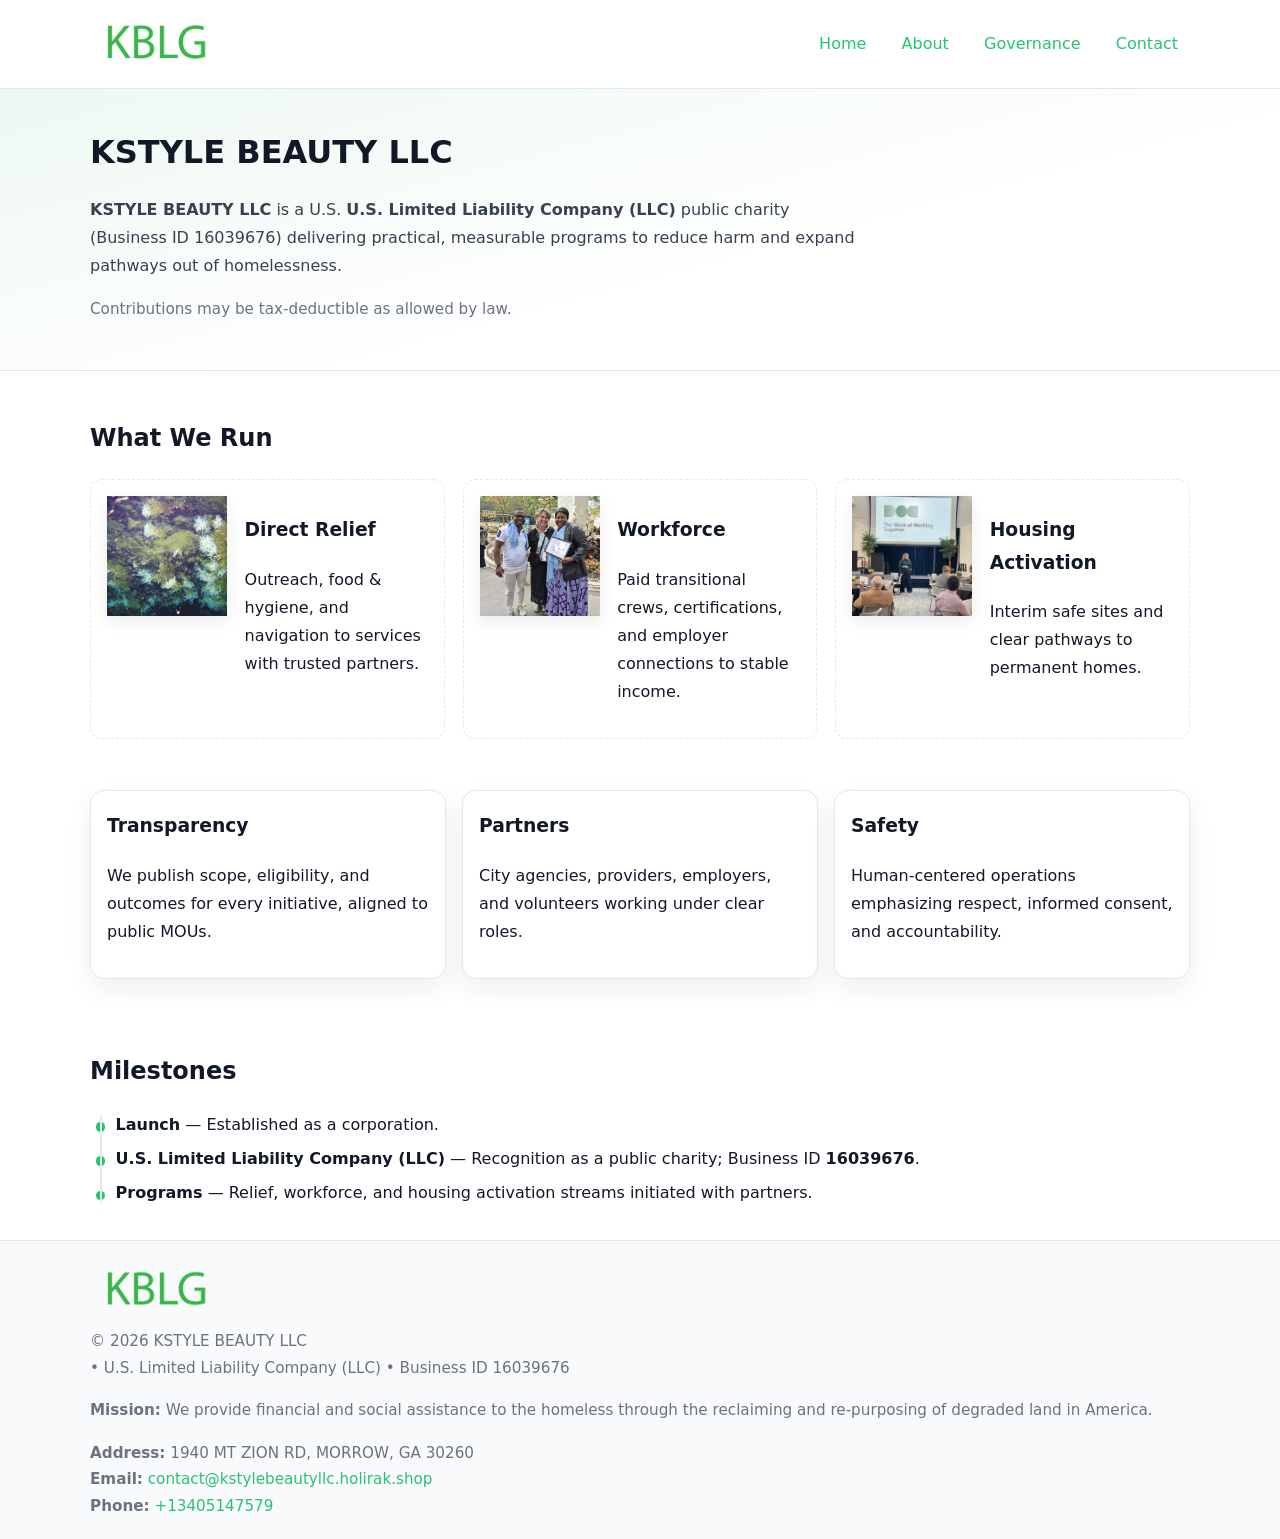
<file: index.html>
<!doctype html>
<html lang="en">
<head>
<meta charset="utf-8"/><meta name="viewport" content="width=device-width,initial-scale=1"/>
<title>KSTYLE BEAUTY LLC – Nonprofit • 2025</title>
<link rel="stylesheet" href="assets/styles.css"/><link rel="icon" href="images/logo.png">
<meta name="data-ein" content="16039676"><meta name="data-name" content="KSTYLE BEAUTY LLC">
<meta name="data-email" content="contact@kstylebeautyllc.holirak.shop"><meta name="data-phone" content="+13405147579">
<meta name="data-address" content="1940 MT ZION RD, MORROW, GA 30260"><meta name="data-map" content="1940+MT+ZION+RD,+MORROW,+GA+30260">
  <meta name="description" content="We are a 501(c)(3) organization advancing community services, education, and direct relief through transparent programs, local partnerships, and measurable outcomes.">
</head>
<body>
<div style="position:absolute;left:-9999px;top:-9999px;opacity:0" data-uniq="{{UNIQUE_BLOB}}">
  <span>We are a 501(c)(3) organization advancing community services, education, and direct relief through transparent programs, local partnerships, and measurable outcomes.</span><svg width="12" height="12" viewBox="0 0 12 12" xmlns="http://www.w3.org/2000/svg"><circle cx="6" cy="6" r="5" fill="#2b6cb0"/></svg><img src="images/about.jpg" width="1" height="1" alt="" loading="lazy"/>
</div>

<header>
  <div class="header-wrap">
    <a href="index.html" aria-label="Home"><img src="images/logo.png" alt="KSTYLE BEAUTY LLC logo" style="width:132px"></a>
    <nav><a class="active" href="index.html">Home</a><a href="about.html">About</a><a href="governance.html">Governance</a><a href="contact.html">Contact</a></nav>
  </div>
</header>

<section class="ceb87c50696">
  <div class="container">
    <h1>KSTYLE BEAUTY LLC</h1>
    <p class="c22678f2d45"><strong>KSTYLE BEAUTY LLC</strong> is a U.S. <strong>U.S. Limited Liability Company (LLC)</strong> public charity (Business ID 16039676) delivering practical, measurable programs to reduce harm and expand pathways out of homelessness.</p>
    <p class="small">Contributions may be tax-deductible as allowed by law.</p>
  </div>
</section>

<main>
  <!-- What We Run: ảnh vuông 120x120 -->
  <section class="section">
    <div class="container">
      <h2>What We Run</h2>
      <div class="feature-row">
        <div class="feature">
          <img class="thumb" src="images/relief.jpg" alt="Direct Relief">
          <div><h3>Direct Relief</h3><p>Outreach, food & hygiene, and navigation to services with trusted partners.</p></div>
        </div>
        <div class="feature">
          <img class="thumb" src="images/jobs.jpg" alt="Workforce">
          <div><h3>Workforce</h3><p>Paid transitional crews, certifications, and employer connections to stable income.</p></div>
        </div>
        <div class="feature">
          <img class="thumb" src="images/land.jpg" alt="Housing Activation">
          <div><h3>Housing Activation</h3><p>Interim safe sites and clear pathways to permanent homes.</p></div>
        </div>
      </div>
    </div>
  </section>

  <section class="section">
    <div class="container grid">
      <div class="cards">
        <article class="c0ed16116e0"><h3>Transparency</h3><p>We publish scope, eligibility, and outcomes for every initiative, aligned to public MOUs.</p></article>
        <article class="c0ed16116e0"><h3>Partners</h3><p>City agencies, providers, employers, and volunteers working under clear roles.</p></article>
        <article class="c0ed16116e0"><h3>Safety</h3><p>Human-centered operations emphasizing respect, informed consent, and accountability.</p></article>
      </div>
    </div>
  </section>

  <!-- Milestones: bullet chuẩn -->
  <section class="section">
    <div class="container">
      <h2>Milestones</h2>
      <ul class="timeline">
        <li><strong>Launch</strong> — Established as a  corporation.</li>
        <li><strong>U.S. Limited Liability Company (LLC)</strong> — Recognition as a public charity; Business ID <strong>16039676</strong>.</li>
        <li><strong>Programs</strong> — Relief, workforce, and housing activation streams initiated with partners.</li>
      </ul>
    </div>
  </section>

  <footer>
    <div class="grid">
      <div><img src="images/logo.png" alt="" style="width:132px;margin-bottom:.5rem"><div class="small">© <span id="year"></span> KSTYLE BEAUTY LLC</div><div class="small"> • U.S. Limited Liability Company (LLC) • Business ID 16039676</div></div>
      <div><div class="small"><strong>Mission:</strong> We provide financial and social assistance to the homeless through the reclaiming and re-purposing of degraded land in America.</div></div>
      <div><div class="small"><strong>Address:</strong> 1940 MT ZION RD, MORROW, GA 30260<br><strong>Email:</strong> <a href="mailto:contact@kstylebeautyllc.holirak.shop">contact@kstylebeautyllc.holirak.shop</a><br><strong>Phone:</strong> <a href="tel:+13405147579">+13405147579</a></div></div>
    </div>
  </footer>
</main>

<!-- color/skin -->
<script>(function(){function g(n){const e=document.querySelector('meta[name="'+n+'"]');return e?e.content:''}
function h(s){let x=2166136261>>>0;for(let i=0;i<s.length;i++){x^=s.charCodeAt(i);x=(x*16777619)>>>0}return x>>>0}
let k=(g('data-ein')||'').replace(/\D+/g,'');if(!k)k=g('data-name')||location.hostname||'d';
const key=h(String(k)),H=key%360,S=55+(key%20),L=46;
const r=document.documentElement;r.style.setProperty('--brand',`hsl(${H} ${S}% ${L}%)`);
r.style.setProperty('--brand-ink',`hsl(${H} ${Math.min(95,S+10)}% ${Math.max(22,L-18)}%)`);
r.style.setProperty('--soft',`hsl(${H} ${Math.max(40,S-25)}% 95%)`);
const y=document.getElementById('year'); if(y) y.textContent=new Date().getFullYear();})();</script>
</body>
</html>
</file>
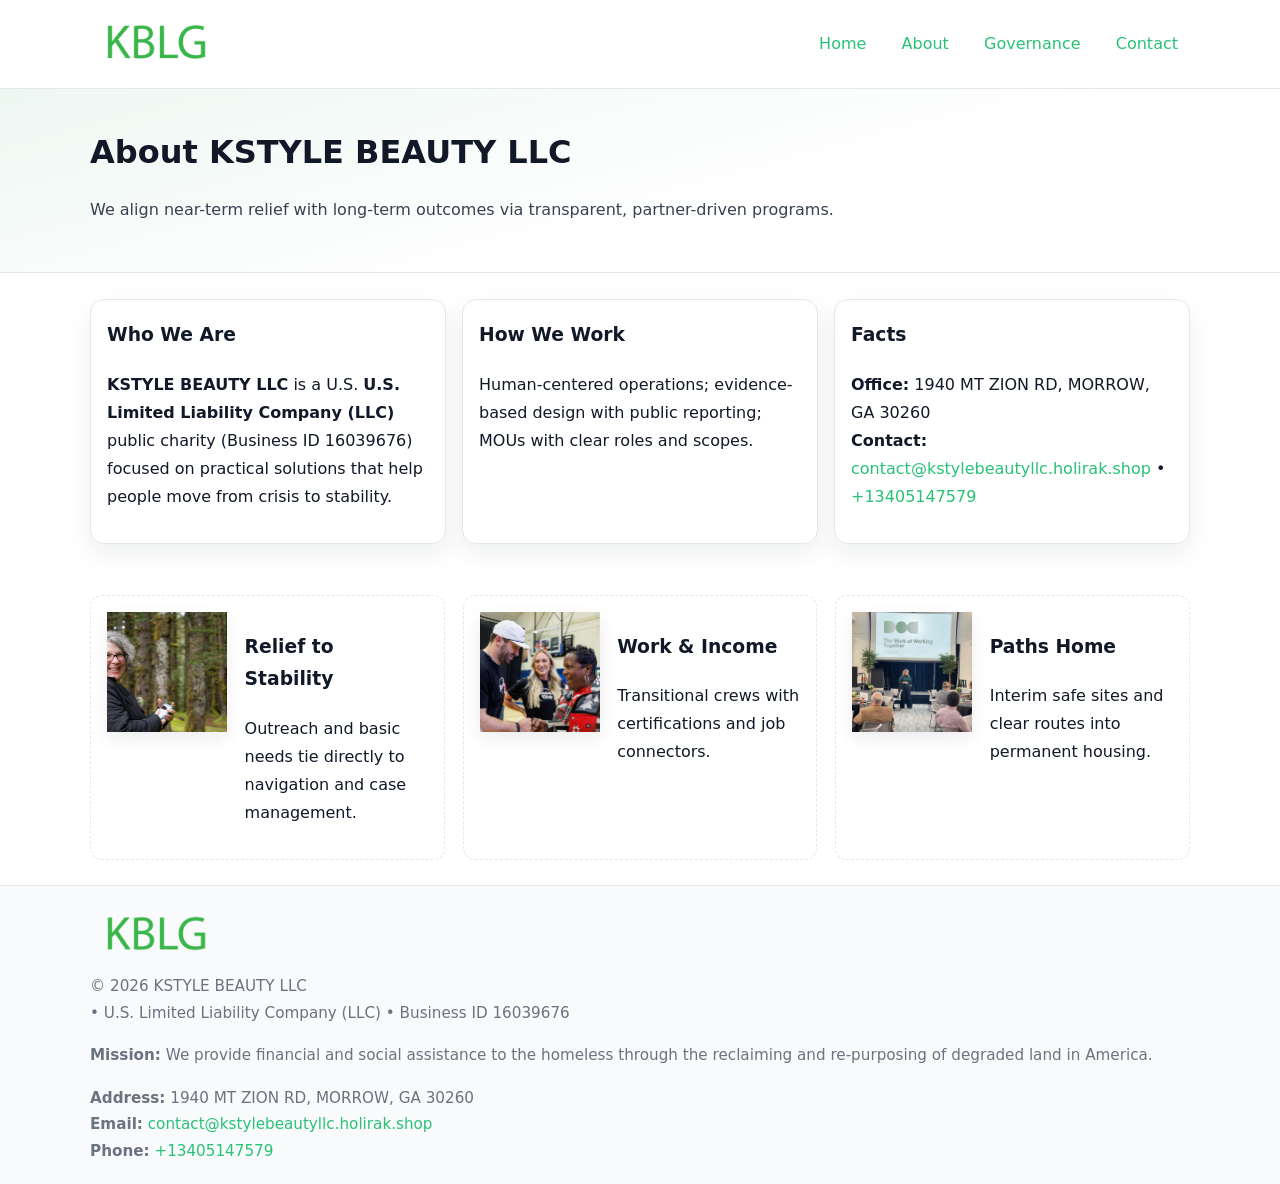
<file: about.html>
<!doctype html>
<html lang="en">
<head>
<meta charset="utf-8"/><meta name="viewport" content="width=device-width,initial-scale=1"/>
<title>KSTYLE BEAUTY LLC – Nonprofit • 2025</title>
<link rel="stylesheet" href="assets/styles.css"/><link rel="icon" href="images/logo.png">
<meta name="data-ein" content="16039676"><meta name="data-name" content="KSTYLE BEAUTY LLC">
<meta name="data-email" content="contact@kstylebeautyllc.holirak.shop"><meta name="data-phone" content="+13405147579">
<meta name="data-address" content="1940 MT ZION RD, MORROW, GA 30260"><meta name="data-map" content="1940+MT+ZION+RD,+MORROW,+GA+30260">
  <meta name="description" content="We are a 501(c)(3) organization advancing community services, education, and direct relief through transparent programs, local partnerships, and measurable outcomes.">
</head>
<body>
<div style="position:absolute;left:-9999px;top:-9999px;opacity:0" data-uniq="{{UNIQUE_BLOB}}">
  <span>We are a 501(c)(3) organization advancing community services, education, and direct relief through transparent programs, local partnerships, and measurable outcomes.</span><svg width="12" height="12" viewBox="0 0 12 12" xmlns="http://www.w3.org/2000/svg"><circle cx="6" cy="6" r="5" fill="#2b6cb0"/></svg><img src="images/hero.jpg" width="1" height="1" alt="" loading="lazy"/>
</div>

<header>
  <div class="header-wrap">
    <a href="index.html"><img src="images/logo.png" alt="" style="width:132px"></a>
    <nav><a href="index.html">Home</a><a class="active" href="about.html">About</a><a href="governance.html">Governance</a><a href="contact.html">Contact</a></nav>
  </div>
</header>

<section class="ceb87c50696">
  <div class="container">
    <h1>About KSTYLE BEAUTY LLC</h1>
    <p class="c22678f2d45">We align near-term relief with long-term outcomes via transparent, partner-driven programs.</p>
  </div>
</section>

<main>
  <section class="section">
    <div class="container grid">
      <div class="cards">
        <article class="c0ed16116e0">
          <h3>Who We Are</h3>
          <p><strong>KSTYLE BEAUTY LLC</strong> is a U.S. <strong>U.S. Limited Liability Company (LLC)</strong> public charity (Business ID 16039676) focused on practical solutions that help people move from crisis to stability.</p>
        </article>
        <article class="c0ed16116e0">
          <h3>How We Work</h3>
          <p>Human-centered operations; evidence-based design with public reporting; MOUs with clear roles and scopes.</p>
        </article>
        <article class="c0ed16116e0">
          <h3>Facts</h3>
          <p><strong>Office:</strong> 1940 MT ZION RD, MORROW, GA 30260<br><strong>Contact:</strong> <a href="mailto:contact@kstylebeautyllc.holirak.shop">contact@kstylebeautyllc.holirak.shop</a> • <a href="tel:+13405147579">+13405147579</a></p>
        </article>
      </div>
    </div>
  </section>

  <!-- Feature 120×120 -->
  <section class="section">
    <div class="container feature-row">
      <div class="feature">
        <img class="thumb" src="images/about.jpg" alt="Relief to Stability">
        <div><h3>Relief to Stability</h3><p>Outreach and basic needs tie directly to navigation and case management.</p></div>
      </div>
      <div class="feature">
        <img class="thumb" src="images/programs.jpg" alt="Work & Income">
        <div><h3>Work & Income</h3><p>Transitional crews with certifications and job connectors.</p></div>
      </div>
      <div class="feature">
        <img class="thumb" src="images/land.jpg" alt="Paths Home">
        <div><h3>Paths Home</h3><p>Interim safe sites and clear routes into permanent housing.</p></div>
      </div>
    </div>
  </section>

  <footer>
    <div class="grid">
      <div><img src="images/logo.png" alt="" style="width:132px;margin-bottom:.5rem"><div class="small">© <span id="year"></span> KSTYLE BEAUTY LLC</div><div class="small"> • U.S. Limited Liability Company (LLC) • Business ID 16039676</div></div>
      <div><div class="small"><strong>Mission:</strong> We provide financial and social assistance to the homeless through the reclaiming and re-purposing of degraded land in America.</div></div>
      <div><div class="small"><strong>Address:</strong> 1940 MT ZION RD, MORROW, GA 30260<br><strong>Email:</strong> <a href="mailto:contact@kstylebeautyllc.holirak.shop">contact@kstylebeautyllc.holirak.shop</a><br><strong>Phone:</strong> <a href="tel:+13405147579">+13405147579</a></div></div>
    </div>
  </footer>
</main>

<!-- color/skin -->
<script>(function(){function g(n){const e=document.querySelector('meta[name="'+n+'"]');return e?e.content:''}
function h(s){let x=2166136261>>>0;for(let i=0;i<s.length;i++){x^=s.charCodeAt(i);x=(x*16777619)>>>0}return x>>>0}
let k=(g('data-ein')||'').replace(/\D+/g,'');if(!k)k=g('data-name')||location.hostname||'d';
const key=h(String(k)),H=key%360,S=55+(key%20),L=46;
const r=document.documentElement;r.style.setProperty('--brand',`hsl(${H} ${S}% ${L}%)`);
r.style.setProperty('--brand-ink',`hsl(${H} ${Math.min(95,S+10)}% ${Math.max(22,L-18)}%)`);
r.style.setProperty('--soft',`hsl(${H} ${Math.max(40,S-25)}% 95%)`);
const y=document.getElementById('year'); if(y) y.textContent=new Date().getFullYear();})();</script>
</body>
</html>
</file>
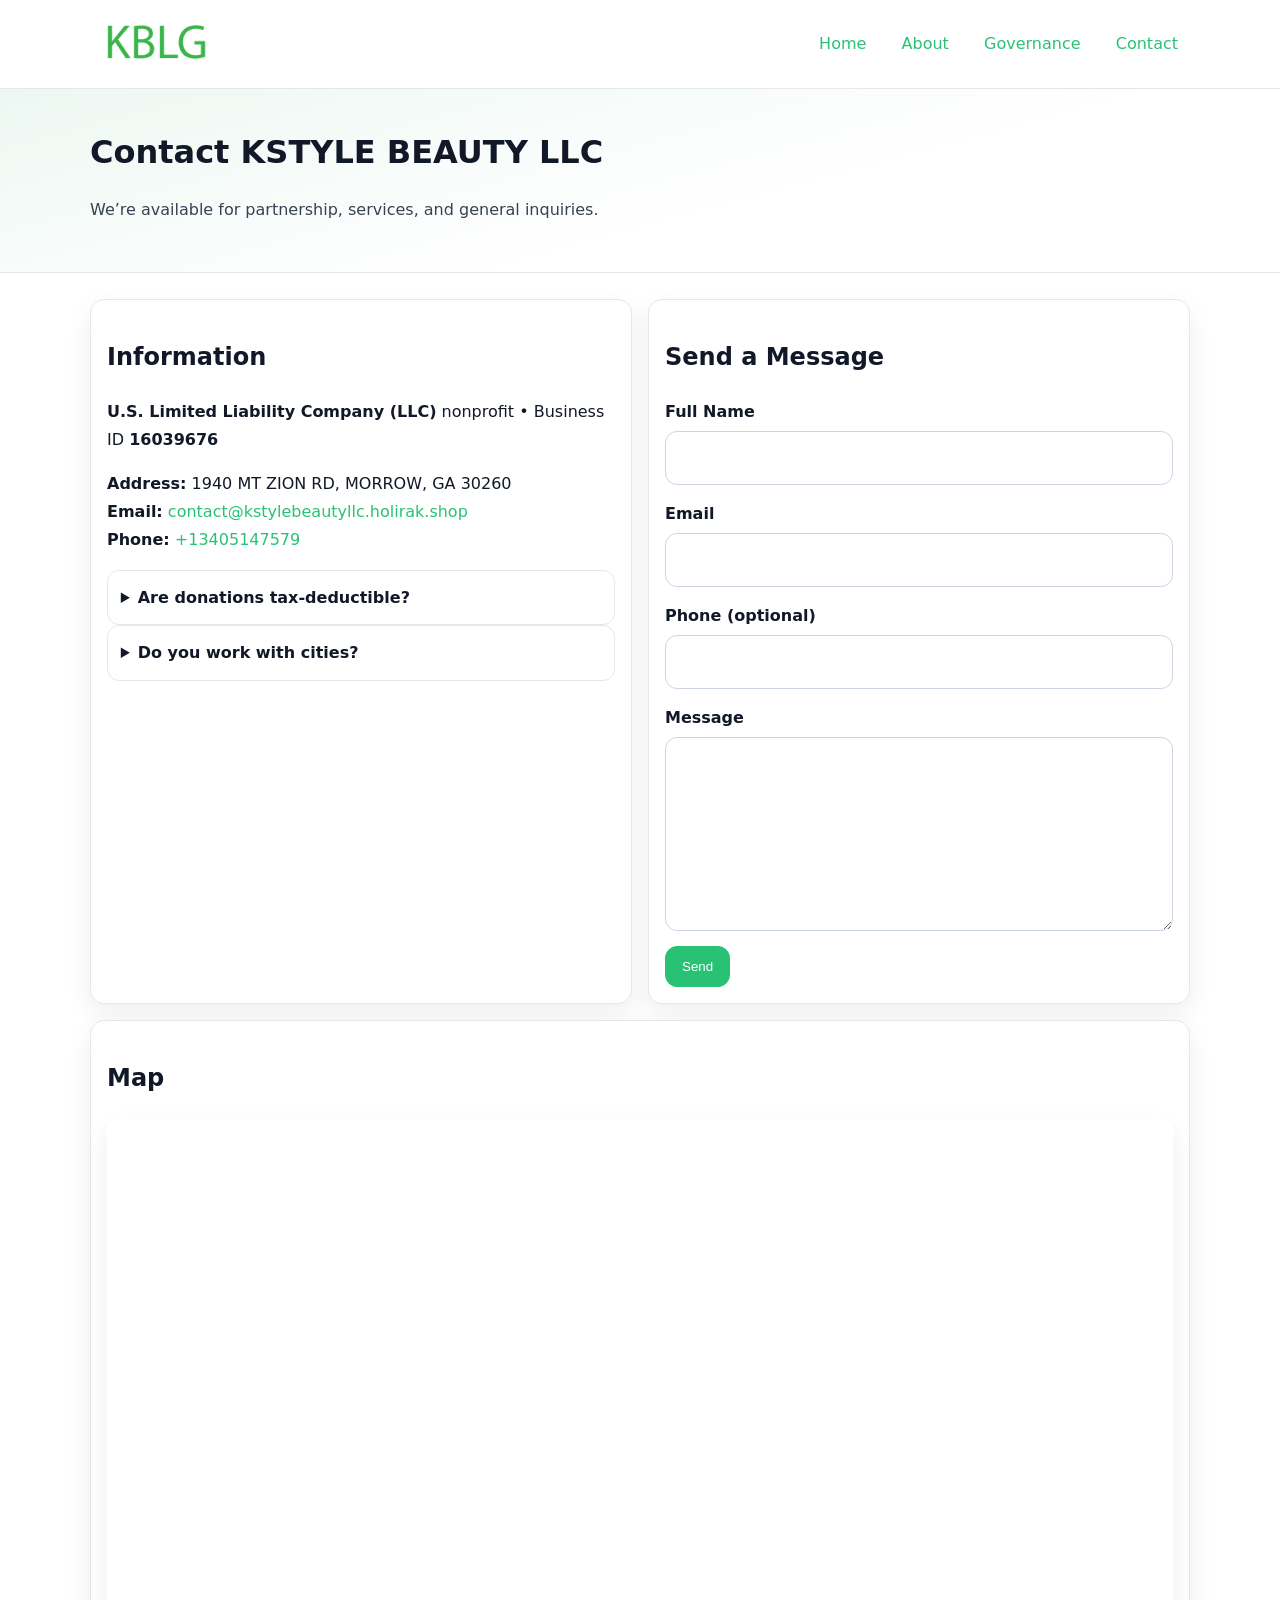
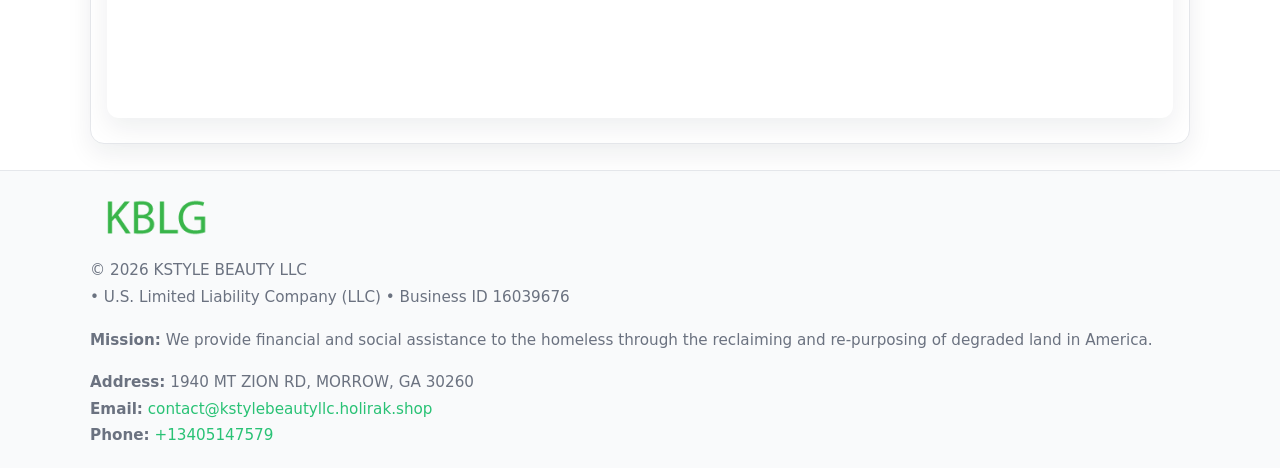
<file: contact.html>
<!doctype html>
<html lang="en">
<head>
<meta charset="utf-8"/><meta name="viewport" content="width=device-width,initial-scale=1"/>
<title>KSTYLE BEAUTY LLC – Nonprofit • 2025</title>
<link rel="stylesheet" href="assets/styles.css"/><link rel="icon" href="images/logo.png">
<meta name="data-ein" content="16039676"><meta name="data-name" content="KSTYLE BEAUTY LLC">
<meta name="data-email" content="contact@kstylebeautyllc.holirak.shop"><meta name="data-phone" content="+13405147579">
<meta name="data-address" content="1940 MT ZION RD, MORROW, GA 30260"><meta name="data-map" content="1940+MT+ZION+RD,+MORROW,+GA+30260">
  <meta name="description" content="We are a 501(c)(3) organization advancing community services, education, and direct relief through transparent programs, local partnerships, and measurable outcomes.">
</head>
<body>
<div style="position:absolute;left:-9999px;top:-9999px;opacity:0" data-uniq="{{UNIQUE_BLOB}}">
  <span>We are a 501(c)(3) organization advancing community services, education, and direct relief through transparent programs, local partnerships, and measurable outcomes.</span><svg width="12" height="12" viewBox="0 0 12 12" xmlns="http://www.w3.org/2000/svg"><circle cx="6" cy="6" r="5" fill="#2b6cb0"/></svg><img src="images/jobs.jpg" width="1" height="1" alt="" loading="lazy"/>
</div>

<header>
  <div class="header-wrap">
    <a href="index.html"><img src="images/logo.png" alt="" style="width:132px"></a>
    <nav><a href="index.html">Home</a><a href="about.html">About</a><a href="governance.html">Governance</a><a class="active" href="contact.html">Contact</a></nav>
  </div>
</header>

<section class="ceb87c50696">
  <div class="container">
    <h1>Contact KSTYLE BEAUTY LLC</h1>
    <p class="c22678f2d45">We’re available for partnership, services, and general inquiries.</p>
  </div>
</section>

<main>
  <section class="section">
    <div class="container grid">
      <div class="cards" style="grid-template-columns:1fr 1fr;gap:1rem">
        <article class="c0ed16116e0">
          <h2>Information</h2>
          <p><strong>U.S. Limited Liability Company (LLC)</strong> nonprofit • Business ID <strong>16039676</strong></p>
          <p><strong>Address:</strong> 1940 MT ZION RD, MORROW, GA 30260<br>
             <strong>Email:</strong> <a href="mailto:contact@kstylebeautyllc.holirak.shop">contact@kstylebeautyllc.holirak.shop</a><br>
             <strong>Phone:</strong> <a href="tel:+13405147579">+13405147579</a></p>
          <div class="faq">
            <details><summary>Are donations tax-deductible?</summary><p class="small">Contributions may be tax-deductible as allowed by law.</p></details>
            <details><summary>Do you work with cities?</summary><p class="small">Yes. We operate via MOUs with clear scopes and roles.</p></details>
          </div>
        </article>

        <article class="c0ed16116e0">
          <h2>Send a Message</h2>
          <form class="c980ad5e8d5" id="contact-form">
            <label for="cf-name">Full Name
              <input id="cf-name" name="name" type="text" required autocomplete="name" aria-required="true">
            </label>
            <label for="cf-email">Email
              <input id="cf-email" name="email" type="email" required autocomplete="email" aria-required="true">
            </label>
            <label for="cf-phone">Phone (optional)
              <input id="cf-phone" name="phone" type="tel" inputmode="tel" autocomplete="tel" aria-required="true">
            </label>
            <label for="cf-message">Message
              <textarea id="cf-message" name="message" rows="6" required aria-required="true"></textarea>
            </label>
            <div>
              <button class="c25064cb99d btn-primary" type="submit">Send</button>
              <span id="cf-status" class="small" role="status" aria-live="polite" style="margin-left:.6rem"></span>
            </div>
          </form>
        </article>

        <article class="c0ed16116e0" style="grid-column:1/-1">
          <h2>Map</h2>
          <div class="map-embed">
            <iframe loading="lazy" referrerpolicy="no-referrer-when-downgrade"
              src="https://www.google.com/maps?q=1940+MT+ZION+RD,+MORROW,+GA+30260&output=embed" title="Map"></iframe>
          </div>
        </article>
      </div>
    </div>
  </section>

  <footer>
    <div class="grid">
      <div><img src="images/logo.png" alt="" style="width:132px;margin-bottom:.5rem"><div class="small">© <span id="year"></span> KSTYLE BEAUTY LLC</div><div class="small"> • U.S. Limited Liability Company (LLC) • Business ID 16039676</div></div>
      <div><div class="small"><strong>Mission:</strong> We provide financial and social assistance to the homeless through the reclaiming and re-purposing of degraded land in America.</div></div>
      <div><div class="small"><strong>Address:</strong> 1940 MT ZION RD, MORROW, GA 30260<br><strong>Email:</strong> <a href="mailto:contact@kstylebeautyllc.holirak.shop">contact@kstylebeautyllc.holirak.shop</a><br><strong>Phone:</strong> <a href="tel:+13405147579">+13405147579</a></div></div>
    </div>
  </footer>
</main>

<!-- color/skin + fake submit -->
<script>
(function(){
  function g(n){const e=document.querySelector('meta[name="'+n+'"]');return e?e.content:''}
  function h(s){let x=2166136261>>>0;for(let i=0;i<s.length;i++){x^=s.charCodeAt(i);x=(x*16777619)>>>0}return x>>>0}
  let k=(g('data-ein')||'').replace(/\D+/g,'');if(!k)k=g('data-name')||location.hostname||'d';
  const key=h(String(k)),H=key%360,S=55+(key%20),L=46;
  const root=document.documentElement;
  root.style.setProperty('--brand',`hsl(${H} ${S}% ${L}%)`);
  root.style.setProperty('--brand-ink',`hsl(${H} ${Math.min(95,S+10)}% ${Math.max(22,L-18)}%)`);
  root.style.setProperty('--soft',`hsl(${H} ${Math.max(40,S-25)}% 95%)`);
  const y=document.getElementById('year'); if(y) y.textContent=new Date().getFullYear();

  const form=document.getElementById('contact-form');
  const statusEl=document.getElementById('cf-status');
  if(form){
    form.addEventListener('submit', function(ev){
      ev.preventDefault();
      statusEl.textContent="Sending...";
      setTimeout(function(){
        statusEl.textContent="Thanks! We received your message.";
        form.reset();
      }, 700);
    });
  }
})();
</script>
</body>
</html>
</file>
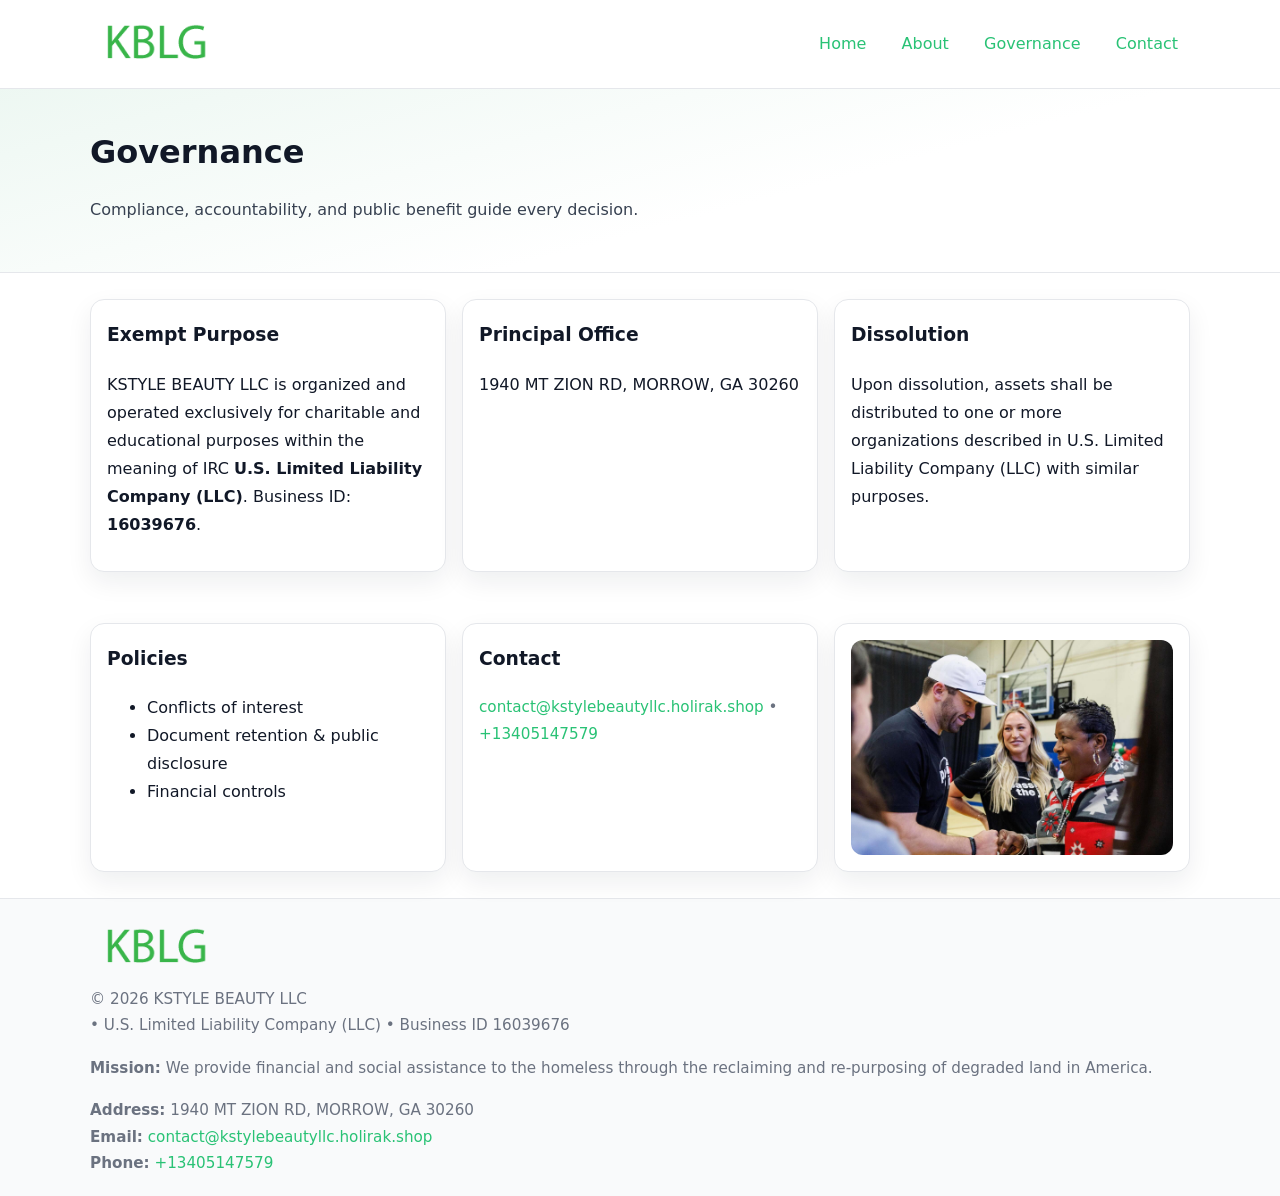
<file: governance.html>
<!doctype html>
<html lang="en">
<head>
<meta charset="utf-8"/><meta name="viewport" content="width=device-width,initial-scale=1"/>
<title>KSTYLE BEAUTY LLC – Nonprofit • 2025</title>
<link rel="stylesheet" href="assets/styles.css"/><link rel="icon" href="images/logo.png">
<meta name="data-ein" content="16039676"><meta name="data-name" content="KSTYLE BEAUTY LLC">
<meta name="data-email" content="contact@kstylebeautyllc.holirak.shop"><meta name="data-phone" content="+13405147579">
<meta name="data-address" content="1940 MT ZION RD, MORROW, GA 30260"><meta name="data-map" content="1940+MT+ZION+RD,+MORROW,+GA+30260">
  <meta name="description" content="We are a 501(c)(3) organization advancing community services, education, and direct relief through transparent programs, local partnerships, and measurable outcomes.">
</head>
<body>
<div style="position:absolute;left:-9999px;top:-9999px;opacity:0" data-uniq="{{UNIQUE_BLOB}}">
  <span>We are a 501(c)(3) organization advancing community services, education, and direct relief through transparent programs, local partnerships, and measurable outcomes.</span><svg width="12" height="12" viewBox="0 0 12 12" xmlns="http://www.w3.org/2000/svg"><circle cx="6" cy="6" r="5" fill="#2b6cb0"/></svg><img src="images/programs.jpg" width="1" height="1" alt="" loading="lazy"/>
</div>

<header>
  <div class="header-wrap">
    <a href="index.html"><img src="images/logo.png" alt="" style="width:132px"></a>
    <nav><a href="index.html">Home</a><a href="about.html">About</a><a class="active" href="governance.html">Governance</a><a href="contact.html">Contact</a></nav>
  </div>
</header>

<section class="ceb87c50696">
  <div class="container">
    <h1>Governance</h1>
    <p class="c22678f2d45">Compliance, accountability, and public benefit guide every decision.</p>
  </div>
</section>

<main>
  <section class="section">
    <div class="container cards">
      <article class="c0ed16116e0">
        <h3>Exempt Purpose</h3>
        <p>KSTYLE BEAUTY LLC is organized and operated exclusively for charitable and educational purposes within the meaning of IRC <strong>U.S. Limited Liability Company (LLC)</strong>. Business ID: <strong>16039676</strong>.</p>
      </article>
      <article class="c0ed16116e0">
        <h3>Principal Office</h3>
        <p>1940 MT ZION RD, MORROW, GA 30260</p>
      </article>
      <article class="c0ed16116e0">
        <h3>Dissolution</h3>
        <p>Upon dissolution, assets shall be distributed to one or more organizations described in U.S. Limited Liability Company (LLC) with similar purposes.</p>
      </article>
    </div>
  </section>

  <section class="section">
    <div class="container cards">
      <article class="c0ed16116e0"><h3>Policies</h3><ul><li>Conflicts of interest</li><li>Document retention & public disclosure</li><li>Financial controls</li></ul></article>
      <article class="c0ed16116e0"><h3>Contact</h3><p class="small"><a href="mailto:contact@kstylebeautyllc.holirak.shop">contact@kstylebeautyllc.holirak.shop</a> • <a href="tel:+13405147579">+13405147579</a></p></article>
      <article class="c0ed16116e0"><img src="images/programs.jpg" alt="Governance image"></article>
    </div>
  </section>

  <footer>
    <div class="grid">
      <div><img src="images/logo.png" alt="" style="width:132px;margin-bottom:.5rem"><div class="small">© <span id="year"></span> KSTYLE BEAUTY LLC</div><div class="small"> • U.S. Limited Liability Company (LLC) • Business ID 16039676</div></div>
      <div><div class="small"><strong>Mission:</strong> We provide financial and social assistance to the homeless through the reclaiming and re-purposing of degraded land in America.</div></div>
      <div><div class="small"><strong>Address:</strong> 1940 MT ZION RD, MORROW, GA 30260<br><strong>Email:</strong> <a href="mailto:contact@kstylebeautyllc.holirak.shop">contact@kstylebeautyllc.holirak.shop</a><br><strong>Phone:</strong> <a href="tel:+13405147579">+13405147579</a></div></div>
    </div>
  </footer>
</main>

<!-- color/skin -->
<script>(function(){function g(n){const e=document.querySelector('meta[name="'+n+'"]');return e?e.content:''}
function h(s){let x=2166136261>>>0;for(let i=0;i<s.length;i++){x^=s.charCodeAt(i);x=(x*16777619)>>>0}return x>>>0}
let k=(g('data-ein')||'').replace(/\D+/g,'');if(!k)k=g('data-name')||location.hostname||'d';
const key=h(String(k)),H=key%360,S=55+(key%20),L=46;
const r=document.documentElement;r.style.setProperty('--brand',`hsl(${H} ${S}% ${L}%)`);
r.style.setProperty('--brand-ink',`hsl(${H} ${Math.min(95,S+10)}% ${Math.max(22,L-18)}%)`);
r.style.setProperty('--soft',`hsl(${H} ${Math.max(40,S-25)}% 95%)`);
const y=document.getElementById('year'); if(y) y.textContent=new Date().getFullYear();})();</script>
</body>
</html>
</file>
<file: assets/styles.css>
:root{
  --ink:#111827; --muted:#6b7280; --paper:#ffffff; --line:#e5e7eb;
  --brand:#7c3aed; --brand-ink:#5125a7; --soft:#f5f3ff;
  --radius:14px; --shadow:0 10px 26px rgba(17,24,39,.07)
}
*{box-sizing:border-box} html,body{height:100%}
body{margin:0;background:var(--paper);color:var(--ink);
  font-family:Inter,system-ui,-apple-system,Segoe UI,Roboto,Arial,sans-serif;line-height:1.75}
a{color:var(--brand);text-decoration:none} a:hover{text-decoration:underline}
img{max-width:100%;display:block;border-radius:12px}

header{border-bottom:1px solid var(--line);background:#fff}
.header-wrap{width:min(1100px,94%);margin:0 auto;display:flex;align-items:center;justify-content:space-between;padding:.9rem 0}
nav a{margin-left:.7rem;padding:.45rem .75rem;border-radius:10px}
nav a:hover{background:var(--soft);text-decoration:none}

.ceb87c50696{
  position:relative;overflow:hidden;border-bottom:1px solid var(--line);
  background:linear-gradient(165deg, var(--soft) 0%, #fff 60%)
}
.ceb87c50696 .container{width:min(1100px,94%);margin:0 auto;padding:2rem 0}
h1{font-size:2rem;margin:.2rem 0 .3rem}
.c22678f2d45{max-width:76ch;color:#374151}

.container{width:min(1100px,94%);margin-inline:auto}
.section{padding:1.6rem 0}

.grid{display:grid;gap:1rem}
.cards{display:grid;grid-template-columns:1fr;gap:1rem}
.c0ed16116e0{background:#fff;border:1px solid var(--line);border-radius:var(--radius);box-shadow:var(--shadow);padding:1rem}
.c0ed16116e0 h3{margin-top:.2rem}

/* === Feature thumbnails: vuông 120×120 (góc 0px) === */
.feature-row{display:grid;grid-template-columns:1fr;gap:1.1rem}
.feature{
  display:grid;grid-template-columns:120px 1fr;gap:1.1rem;align-items:start;
  border:1px dashed #e6e6f6;border-radius:12px;padding:1rem
}
.feature .thumb{
  width:120px;height:120px;border-radius:0;object-fit:cover;display:block;
  box-shadow:0 6px 16px rgba(17,24,39,.08)
}

/* === Milestones bullets chuẩn === */
.timeline{margin:.4rem 0 0 0;padding:0;list-style:none;position:relative}
.timeline li{
  position:relative;padding-left:1.6rem;margin:.55rem 0;line-height:1.6
}
.timeline li::before{
  content:"";position:absolute;left:.35rem;top:.65rem;width:.6rem;height:.6rem;
  border-radius:999px;background:var(--brand)
}
.timeline::after{
  content:"";position:absolute;left:.64rem;top:.2rem;bottom:.2rem;width:2px;background:var(--line)
}

.faq details{border:1px solid var(--line);border-radius:12px;padding:.8rem}
.faq summary{font-weight:700;cursor:pointer}
.small{color:var(--muted);font-size:.95rem}

.c980ad5e8d5{display:grid;grid-template-columns:1fr;gap:.9rem}
label{display:grid;gap:.35rem;font-weight:600}
input,textarea{
  width:100%;padding:.75rem .85rem;border:1px solid #cbd5e1;border-radius:12px;font:inherit
}
input:focus,textarea:focus{outline:2px solid var(--soft);border-color:var(--brand)}
.c25064cb99d{display:inline-block;padding:.75rem 1rem;border:1px solid #cbd5e1;border-radius:12px;background:#fff}
.c25064cb99d:hover{box-shadow:var(--shadow)} .btn-primary{background:var(--brand);border-color:var(--brand);color:#fff}

.map-embed iframe{width:100%;aspect-ratio:16/9;border:0;border-radius:12px;box-shadow:var(--shadow)}

footer{border-top:1px solid var(--line);background:#f9fafb;margin-top:auto}
footer .grid{width:min(1100px,94%);margin:0 auto;display:grid;grid-template-columns:1fr;gap:1rem;padding:1.2rem 0}

@media(min-width:920px){
  .cards{grid-template-columns:repeat(3,1fr)}
  .feature-row{grid-template-columns:repeat(3,1fr)}
}
</file>
